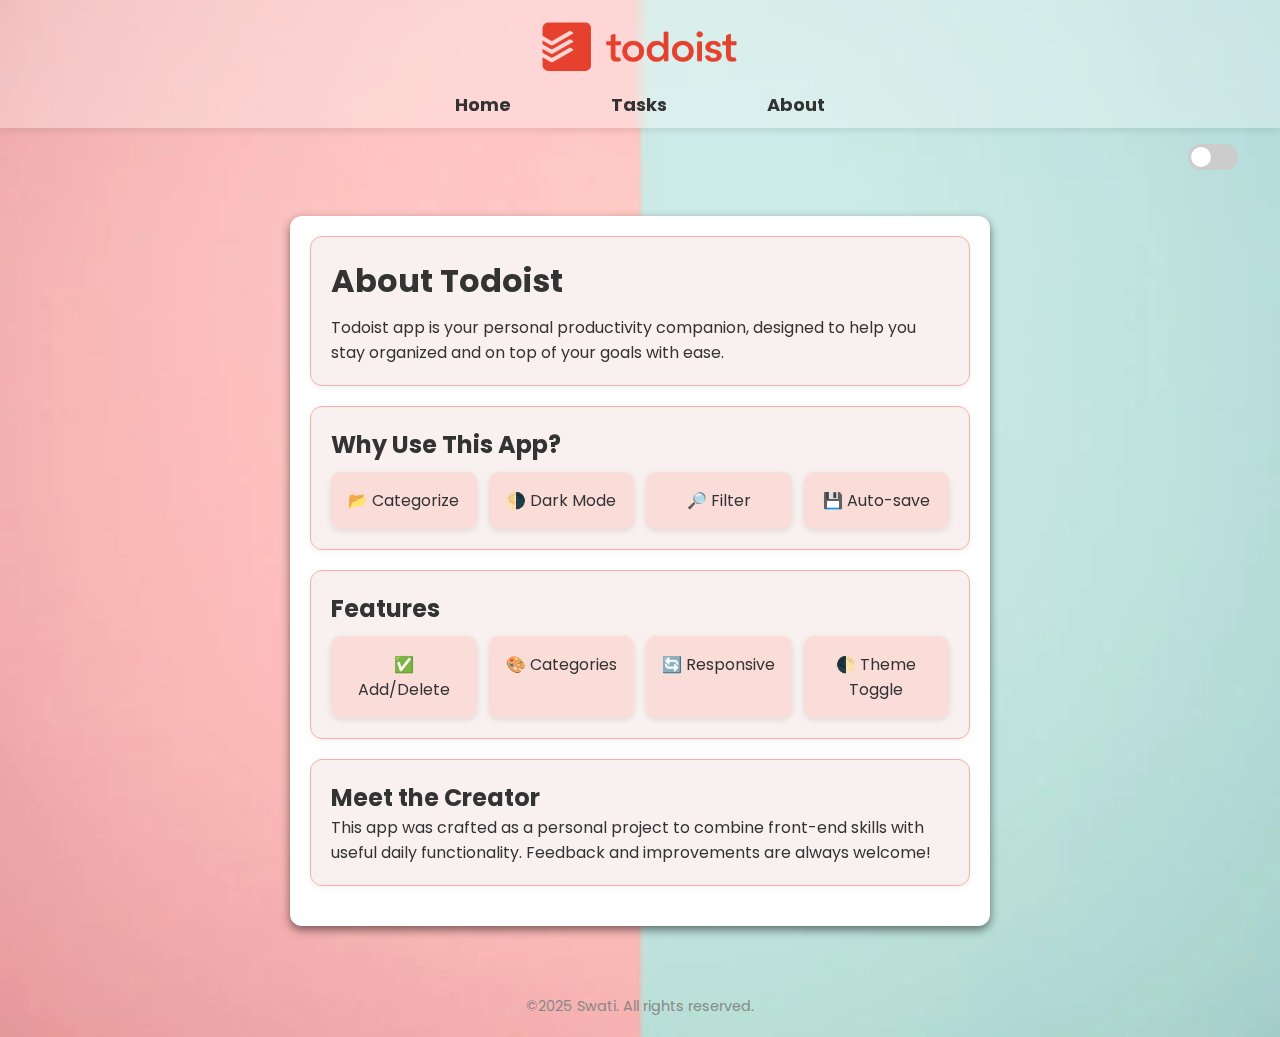
<file: about.html>
<!DOCTYPE html>
<html lang="en">

<head>
  <meta charset="UTF-8" />
  <meta name="viewport" content="width=device-width, initial-scale=1.0" />
  <title>About | Smart To-Do App</title>
  <link rel="stylesheet" href="style.css" />
  <link href="https://fonts.googleapis.com/css2?family=Poppins:wght@400;600&display=swap" rel="stylesheet">
</head>

<body>
  <nav class="navbar">
    <div class="logo-container">
      <img src="assets/Logo.png" alt="App Logo" class="app-logo" />
    </div>
    <ul class="nav-links">
      <li><a href="index.html">Home</a></li>
      <li><a href="tasks.html">Tasks</a></li>
      <li><a href="about.html" class="active">About</a></li>
    </ul>
  </nav>

  <div class="dark-mode-toggle">
    <label class="switch">
      <input type="checkbox" id="darkModeToggle" />
      <span class="slider round"></span>
    </label>
  </div>

  <section class="app-container">
    <div class="about-box">
      <h1>About Todoist</h1>
      <div class="mini-box-grid">
        <p>Todoist app is your personal productivity companion, designed to help you stay organized and on top of your
          goals with ease.</p>
      </div>
    </div>

    <div class="about-box">
      <h2>Why Use This App?</h2>
      <div class="mini-box-grid">
        <div class="mini-box">📂 Categorize</div>
        <div class="mini-box">🌗 Dark Mode</div>
        <div class="mini-box">🔎 Filter</div>
        <div class="mini-box">💾 Auto-save</div>
      </div>
    </div>

    <div class="about-box">
      <h2>Features</h2>
      <div class="mini-box-grid">
        <div class="mini-box">✅ Add/Delete</div>
        <div class="mini-box">🎨 Categories</div>
        <div class="mini-box">🔄 Responsive</div>
        <div class="mini-box">🌓 Theme Toggle</div>
      </div>
    </div>

    <div class="about-box">
      <h2>Meet the Creator</h2>
      <p>This app was crafted as a personal project to combine front-end skills with useful daily functionality.
        Feedback and improvements are always welcome!</p>
    </div>

  </section>

  <footer style="text-align:center; padding: 20px; font-size: 0.9em; color: #888;">
    &copy;2025 Swati. All rights reserved.
  </footer>

  <script src="main.js"></script>
  <script src="darkmode.js"></script>
</body>

</html>
</file>
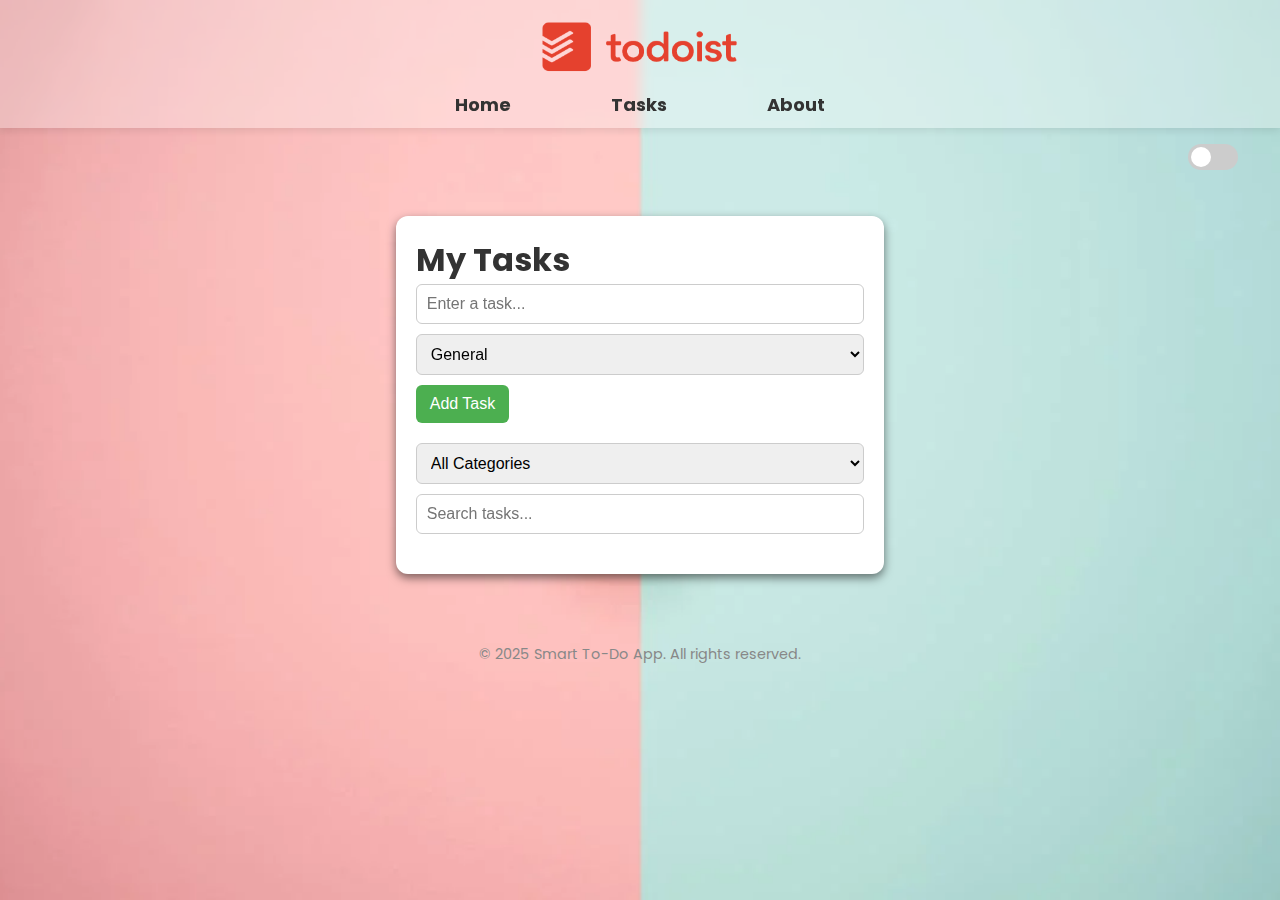
<file: tasks.html>
<!DOCTYPE html>
<html lang="en">
<head>
  <meta charset="UTF-8" />
  <meta name="viewport" content="width=device-width, initial-scale=1.0" />
  <title>Tasks | Smart To-Do App</title>
  <link rel="stylesheet" href="style.css" />
  <link href="https://fonts.googleapis.com/css2?family=Poppins:wght@400;600&display=swap" rel="stylesheet">
</head>

<body>
  <nav class="navbar">
    <div class="logo-container">
      <img src="assets/Logo.png" alt="App Logo" class="app-logo" />
    </div>
    <ul class="nav-links">
      <li><a href="index.html">Home</a></li>
      <li><a href="tasks.html" class="active">Tasks</a></li>
      <li><a href="about.html">About</a></li>
    </ul>
  </nav>

  <div class="dark-mode-toggle">
    <label class="switch">
      <input type="checkbox" id="darkModeToggle" />
      <span class="slider round"></span>
    </label>
  </div>

  <main class="app-container">
    <h1>My Tasks</h1>

    <div class="input-container">
      <input type="text" id="task-input" placeholder="Enter a task..." />
      <select id="task-category">
        <option value="General">General</option>
        <option value="Work">Work</option>
        <option value="Personal">Personal</option>
        <option value="Urgent">Urgent</option>
      </select>
      <button onclick="addTask()">Add Task</button>
    </div>

    <div class="category-controls">
      <select id="filterCategory" onchange="filterTasks()">
        <option value="All">All Categories</option>
        <option value="General">General</option>
        <option value="Work">Work</option>
        <option value="Personal">Personal</option>
        <option value="Urgent">Urgent</option>
      </select>
      <input type="text" id="searchInput" placeholder="Search tasks..." oninput="searchTasks()" />
    </div>

    <ul id="task-list"></ul>
  </main>

  <footer style="text-align:center; padding: 20px; font-size: 0.9em; color: #888;">
    &copy; 2025 Smart To-Do App. All rights reserved.
  </footer>

  <script src="main.js"></script>
  <script src="darkmode.js"></script>
</body>
</html>
</file>
<file: style.css>
/* =============================
   Reset and Base Setup
============================= */
* {
  margin: 0;
  padding: 0;
  box-sizing: border-box;
}

body {
  display: flex;
  flex-direction: column;
  font-family: "Poppins", sans-serif;
  background-image: url(assets/bgd.webp);
  background-size: cover;
  background-repeat: no-repeat;
  background-position: center;
  min-height: 100vh;
  color: #333;
  transition: background 0.3s ease, color 0.3s ease;
}

body.dark {
  background-image: url(assets/dark-backgnd.jpg);
  background-color: #121212;
  color: #fff;
}

/* =============================
   Navbar Styles
============================= */
.navbar {
  text-align: center;
  padding: 20px 0 10px;
  background: rgba(255, 255, 255, 0.3);
  backdrop-filter: blur(6px);
  box-shadow: 0 2px 8px rgba(0, 0, 0, 0.1);
  position: relative;
  transition: background 0.3s ease;
}

body.dark .navbar {
  background-color: #222;
}

.logo-container {
  margin-bottom: 10px;
}

.app-logo {
  width: 200px;
  height: auto;
}

.nav-links {
  list-style: none;
  display: flex;
  justify-content: center;
  gap: 100px;
  margin-top: 10px;
  flex-wrap: wrap;
}

.nav-links li a {
  color: #333;
  text-decoration: none;
  font-weight: bold;
  font-size: 18px;
  transition: color 0.3s ease;
}

.nav-links li a:hover {
  color: #4CAF50;
  text-decoration: underline;
}

body.dark .nav-links li a {
  color: #fff;
}

/* =============================
   Landing Banner Styles
============================= */
.banner {
  background: url('assets/banner-background.jpg') no-repeat center center/cover;
  color: white;
  text-align: center;
  padding: 80px 20px;
  border-radius: 12px;
  max-width: 900px;
  margin: 40px auto;
  box-shadow: 0 8px 20px rgba(0, 0, 0, 0.3);
  backdrop-filter: brightness(0.8);
}

.banner h1 {
  font-size: 3rem;
  margin-bottom: 1rem;
}

.banner p {
  font-size: 1.5rem;
  margin-bottom: 2rem;
}

.banner button {
  background-color: #4CAF50;
  border: none;
  color: white;
  padding: 14px 30px;
  font-size: 1.25rem;
  border-radius: 8px;
  cursor: pointer;
  transition: background-color 0.3s ease;
}

.banner button:hover {
  background-color: #388E3C;
}

/* =============================
   Home Banner Section (if any)
============================= */
.home-banner {
  text-align: center;
  padding: 80px 20px;
  background: rgba(255, 255, 255, 0.8);
  border-radius: 16px;
  margin: 40px auto;
  max-width: 600px;
}

.home-banner h1 {
  font-size: 2.5rem;
  color: #333;
}

.home-banner p {
  font-size: 1.2rem;
  margin: 20px 0;
}

.home-banner button {
  background-color: #4CAF50;
  color: white;
  padding: 12px 20px;
  font-size: 18px;
  border: none;
  border-radius: 8px;
  cursor: pointer;
}

.home-banner button:hover {
  background-color: #388E3C;
}

/* =============================
   Quick Summary Section
============================= */
.quick-summary {
  max-width: 700px;
  margin: 40px auto;
  padding: 20px;
  background: #f9f9f9;
  border-radius: 12px;
}

.quick-summary h2 {
  text-align: center;
  margin-bottom: 20px;
}

.quick-summary ul {
  list-style-type: none;
  padding-left: 0;
}

.quick-summary li {
  margin: 10px 0;
  font-size: 1.1rem;
}

body.dark .quick-summary {
  background: #1e1e1e;
  color: #ddd;
}

/* =============================
   Footer Styles
============================= */
footer {
  text-align: center;
  padding-top: 10px;
  color: #272525;
  margin-top: 20px;
}

body.dark footer {
  color: #aaa;
}

/* =============================
   App Container (For Forms, Lists)
============================= */
.app-container {
  max-width: 700px;
  margin: 30px auto;
  padding: 20px;
  background: #fff;
  border-radius: 12px;
  box-shadow: 0 4px 10px rgba(0, 0, 0, 0.5);
  backdrop-filter: blur(10px);
  transition: background 0.3s ease, color 0.3s ease;
}

body.dark .app-container {
  background-color: #1e1e1e;
  color: #fff;
}

/* =============================
   Form Inputs and Buttons
============================= */
.input-container,
.category-controls {
  display: flex;
  flex-wrap: wrap;
  gap: 10px;
  margin-bottom: 20px;
}

input[type="text"],
select {
  width: 100%;
  padding: 10px;
  font-size: 1rem;
  border: 1px solid #ccc;
  border-radius: 6px;
  box-sizing: border-box;
  transition: border-color 0.3s ease, background-color 0.3s ease, color 0.3s ease;
}

input[type="text"]:focus,
select:focus {
  border-color: #007bff;
  outline: none;
}

button {
  background-color: #4CAF50;
  color: white;
  padding: 10px 14px;
  font-size: 16px;
  border: none;
  border-radius: 6px;
  cursor: pointer;
  transition: background-color 0.3s ease;
}

button:hover {
  background-color: #0056b3;
}

body.dark input[type="text"],
body.dark select {
  background-color: #2a2a2a;
  color: #ffffff;
  border: 1px solid #555;
}

body.dark input[type="text"]::placeholder {
  color: #aaaaaa;
}

body.dark button {
  background-color: #4CAF50;
  color: #ffffff;
  border: none;
}

body.dark button:hover {
  background-color: #45a049;
}

/* =============================
   Task List Styles
============================= */
#task-list {
  list-style: none;
  padding-bottom: 0;
  margin-bottom: 10px;
}

#task-list li {
  background: white;
  border: 1px solid #ddd;
  margin-bottom: 10px;
  padding: 12px;
  border-radius: 6px;
  box-shadow: 0 4px 12px rgba(0,0,0,0.1);
  display: flex;
  justify-content: space-between;
  align-items: center;
  transition: background-color 0.3s ease, color 0.3s ease;
}

body.dark #task-list li {
  background-color: #1e1e1e;
  color: #ffffff;
  border: 1px solid #444;
}

.task-buttons button {
  margin-left: 10px;
}

body.dark .task-buttons button {
  background-color: #333;
  color: #fff;
}

.completed {
  text-decoration: line-through;
  opacity: 0.6;
}

#task-list li .category {
  font-size: 14px;
  color: #888;
  margin-left: 10px;
}

.category-badge {
  display: inline-block;
  background: #eee;
  color: #444;
  padding: 3px 8px;
  border-radius: 12px;
  font-size: 0.85em;
  margin-top: 5px;
  transition: background-color 0.3s ease, color 0.3s ease;
}

.category-General { background: #d1ecf1; color: #0c5460; }
.category-Work { background: #f8d7da; color: #721c24; }
.category-Personal { background: #d4edda; color: #155724; }
.category-Urgent { background: #fff3cd; color: #856404; }

body.dark .category-badge {
  background: #333;
  color: #fff;
}

body.dark .category-General { background: #2c5d63; color: #aee1e1; }
body.dark .category-Work { background: #5d2e2e; color: #f4aaaa; }
body.dark .category-Personal { background: #264d3e; color: #b9fbc0; }
body.dark .category-Urgent { background: #4d4420; color: #ffdf91; }

/* =============================
   Dark Mode Toggle Switch
============================= */
.dark-mode-toggle {
  display: flex;
  align-items: center;
  justify-content: flex-end;
  padding: 1rem 2rem;
}

.switch {
  position: relative;
  display: inline-block;
  width: 50px;
  height: 26px;
  margin-right: 10px;
}

.switch input {
  opacity: 0;
  width: 0;
  height: 0;
}

.slider {
  position: absolute;
  cursor: pointer;
  top: 0; bottom: 0;
  left: 0; right: 0;
  background-color: #ccc;
  transition: .4s;
  border-radius: 34px;
}

.slider:before {
  position: absolute;
  content: "";
  height: 20px; width: 20px;
  left: 3px; bottom: 3px;
  background-color: white;
  transition: .4s;
  border-radius: 50%;
}

input:checked + .slider {
  background-color: #4CAF50;
}

input:checked + .slider:before {
  transform: translateX(24px);
}

.about-box {
  background-color: #f9f1f0;
  color: #333;
  border: 1px solid #f8afa6;
  padding: 20px;
  margin-bottom: 20px;
  border-radius: 12px;
  box-shadow: 0 2px 6px rgba(0, 0, 0, 0.05);
  transition: background-color 0.3s ease, color 0.3s ease;
}

.about-box h1, .about-box h2 {
  margin-top: 0;
}

.mini-box-grid {
  display: flex;
  flex-wrap: wrap;
  gap: 12px;
  margin-top: 10px;
}

.mini-box {
  background-color: #fadcd9;
  color: #333;
  padding: 16px;
  border-radius: 10px;
  box-shadow: 0 2px 6px rgba(0, 0, 0, 0.1);
  flex: 1 1 120px; /* min-width of box */
  max-width: 150px;
  text-align: center;
  transition: background-color 0.3s ease, color 0.3s ease;
}

/* Dark mode styling */
body.dark-mode .mini-box {
  background-color: #222;
  color: #eee;
}


body.dark-mode .about-box {
  background-color: #1e1e1e;
  color: #f0f0f0;
  border: 1px solid #444;
}

body.dark-mode .about-box h1,
body.dark-mode .about-box h2,
body.dark-mode .about-box p,
body.dark-mode .about-box li {
  color: #f0f0f0;
}


/* =============================
   Responsive Adjustments
============================= */
@media (max-width: 768px) {
  .nav-links {
    gap: 50px;
    flex-wrap: wrap;
  }

  .banner {
    padding: 50px 15px;
    max-width: 100%;
    margin: 20px auto;
  }

  .banner h1 {
    font-size: 2rem;
  }

  .banner p {
    font-size: 1.2rem;
  }

  .banner button {
    font-size: 1rem;
    padding: 12px 20px;
  }

  .app-container {
    margin: 20px 10px;
  }
}

@media (max-width: 480px) {
  .nav-links {
    flex-direction: column;
    gap: 15px;
  }

  .navbar {
    padding: 15px 10px;
  }
}
</file>
